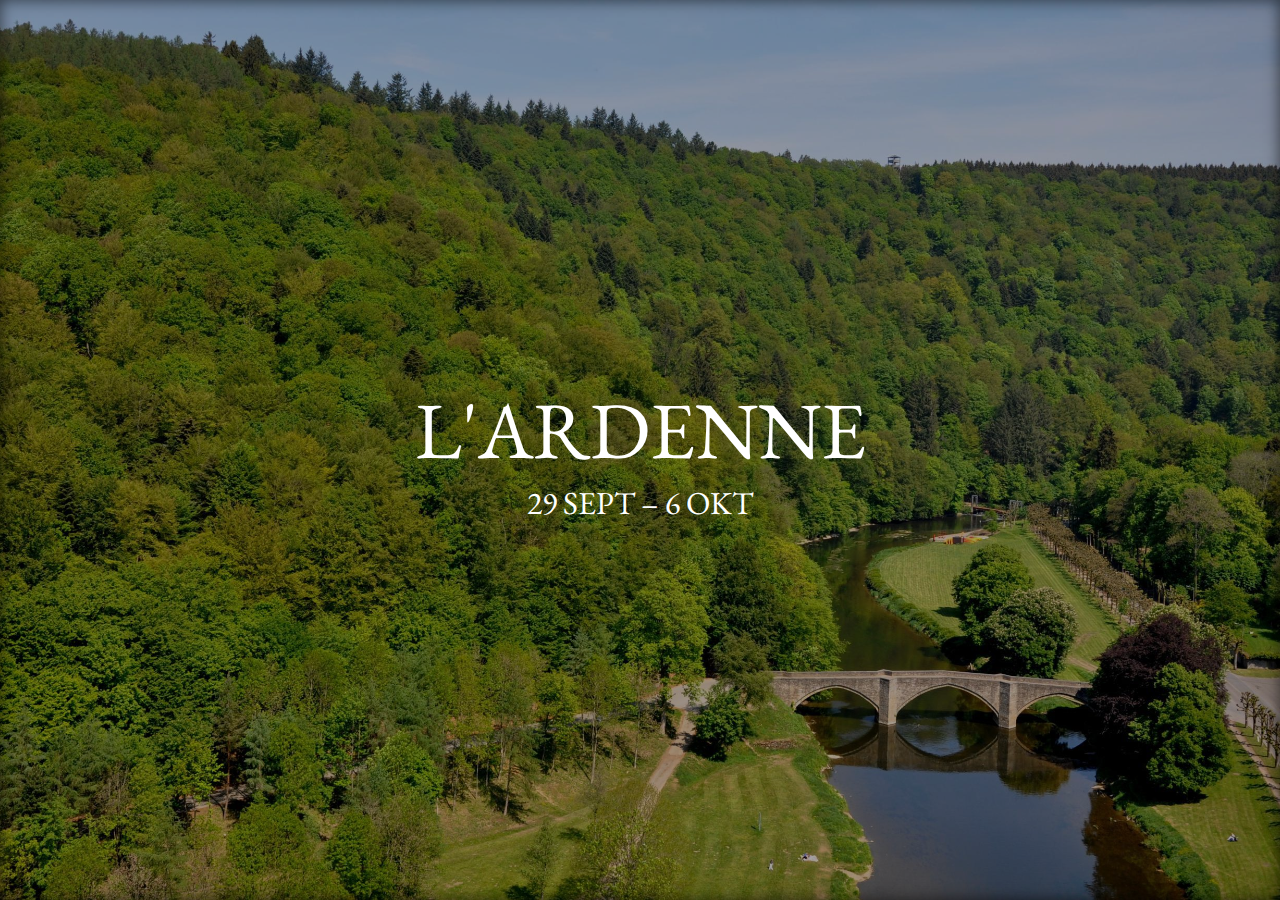
<file: index.html>
<!-- <meta http-equiv="refresh" content="0; URL=./2024/index.html" /> -->
<html>
<head>
    <meta name="viewport" content="width=device-width, initial-scale=1.0" />
    <link rel="icon" href="./2024/resources/forest.svg" />
    <title>AftreCKI 2024</title>
    <style>
        iframe {
           border: none;
           width: 100vw;
           height: 100vh;
        }
     </style>
</head>
<body style="margin: 0;">
    <iframe src="./2024/index.html"></iframe>
</body>
</html>
</file>
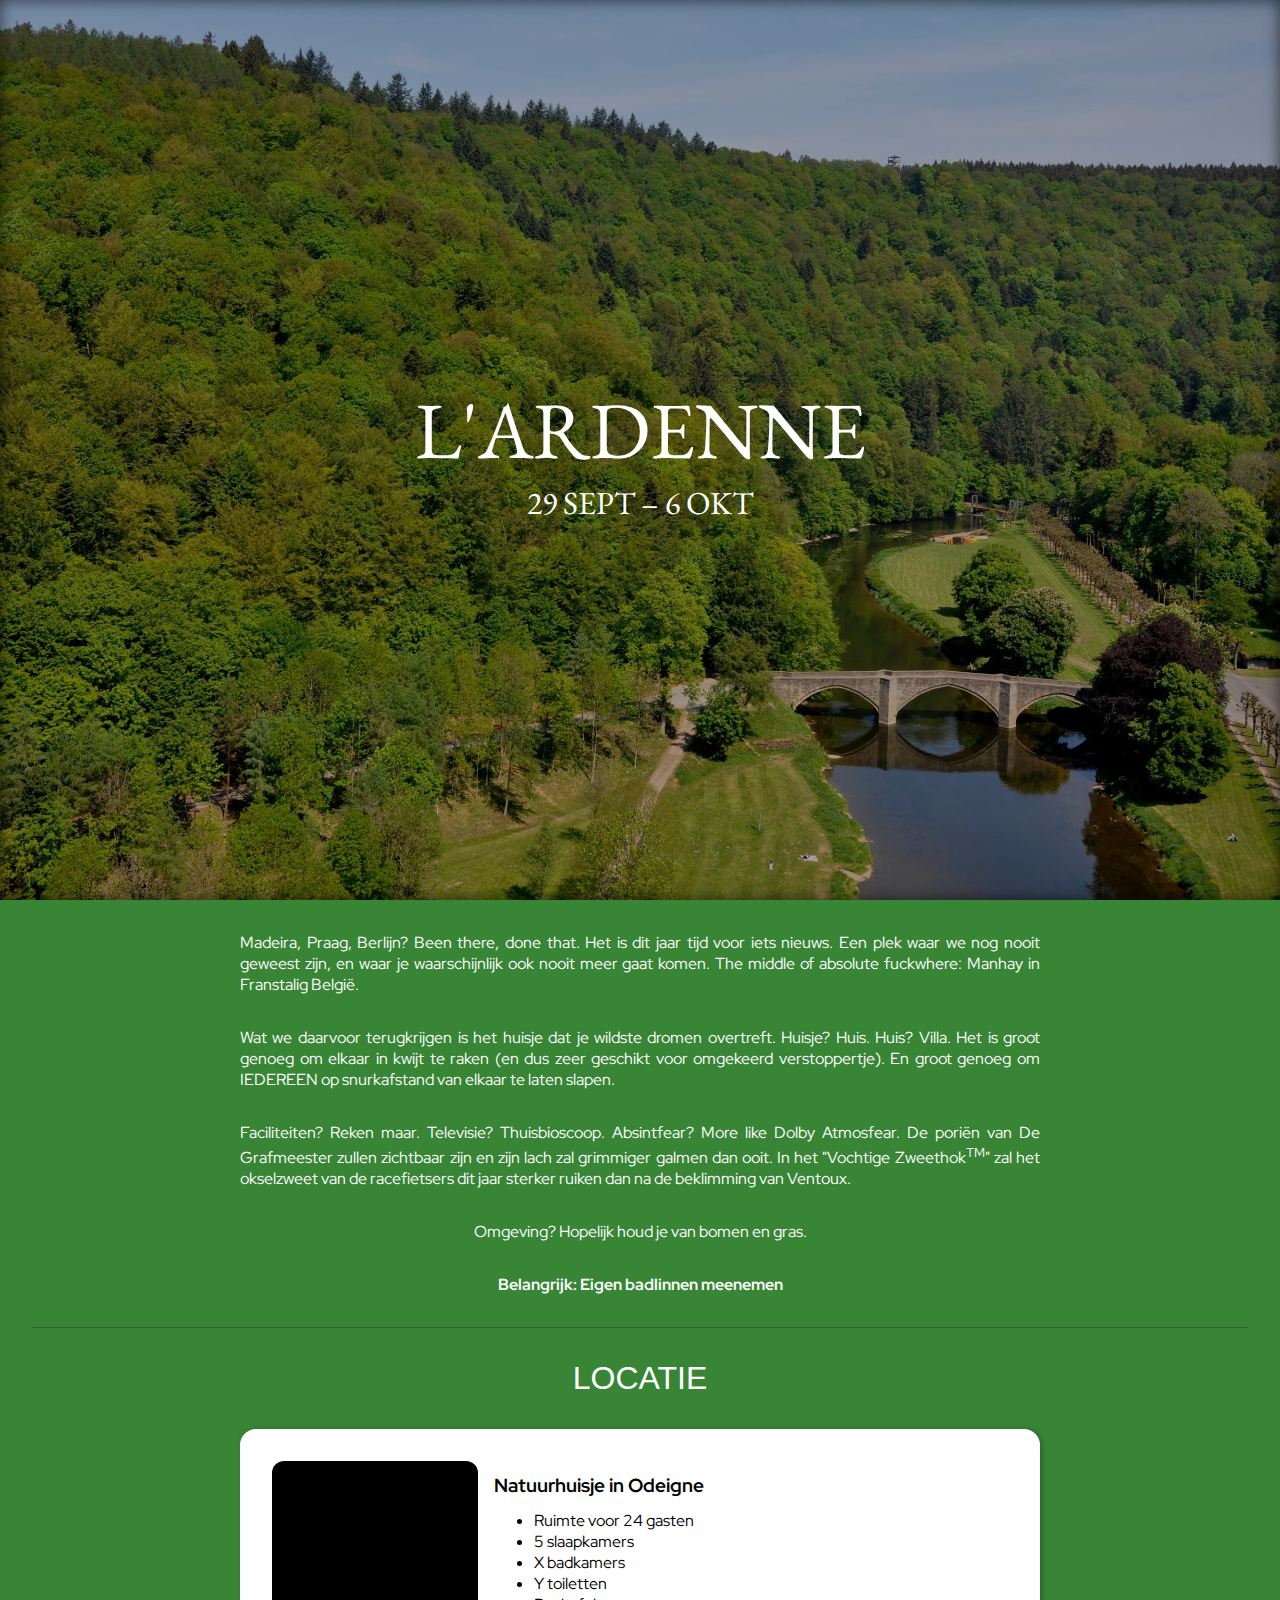
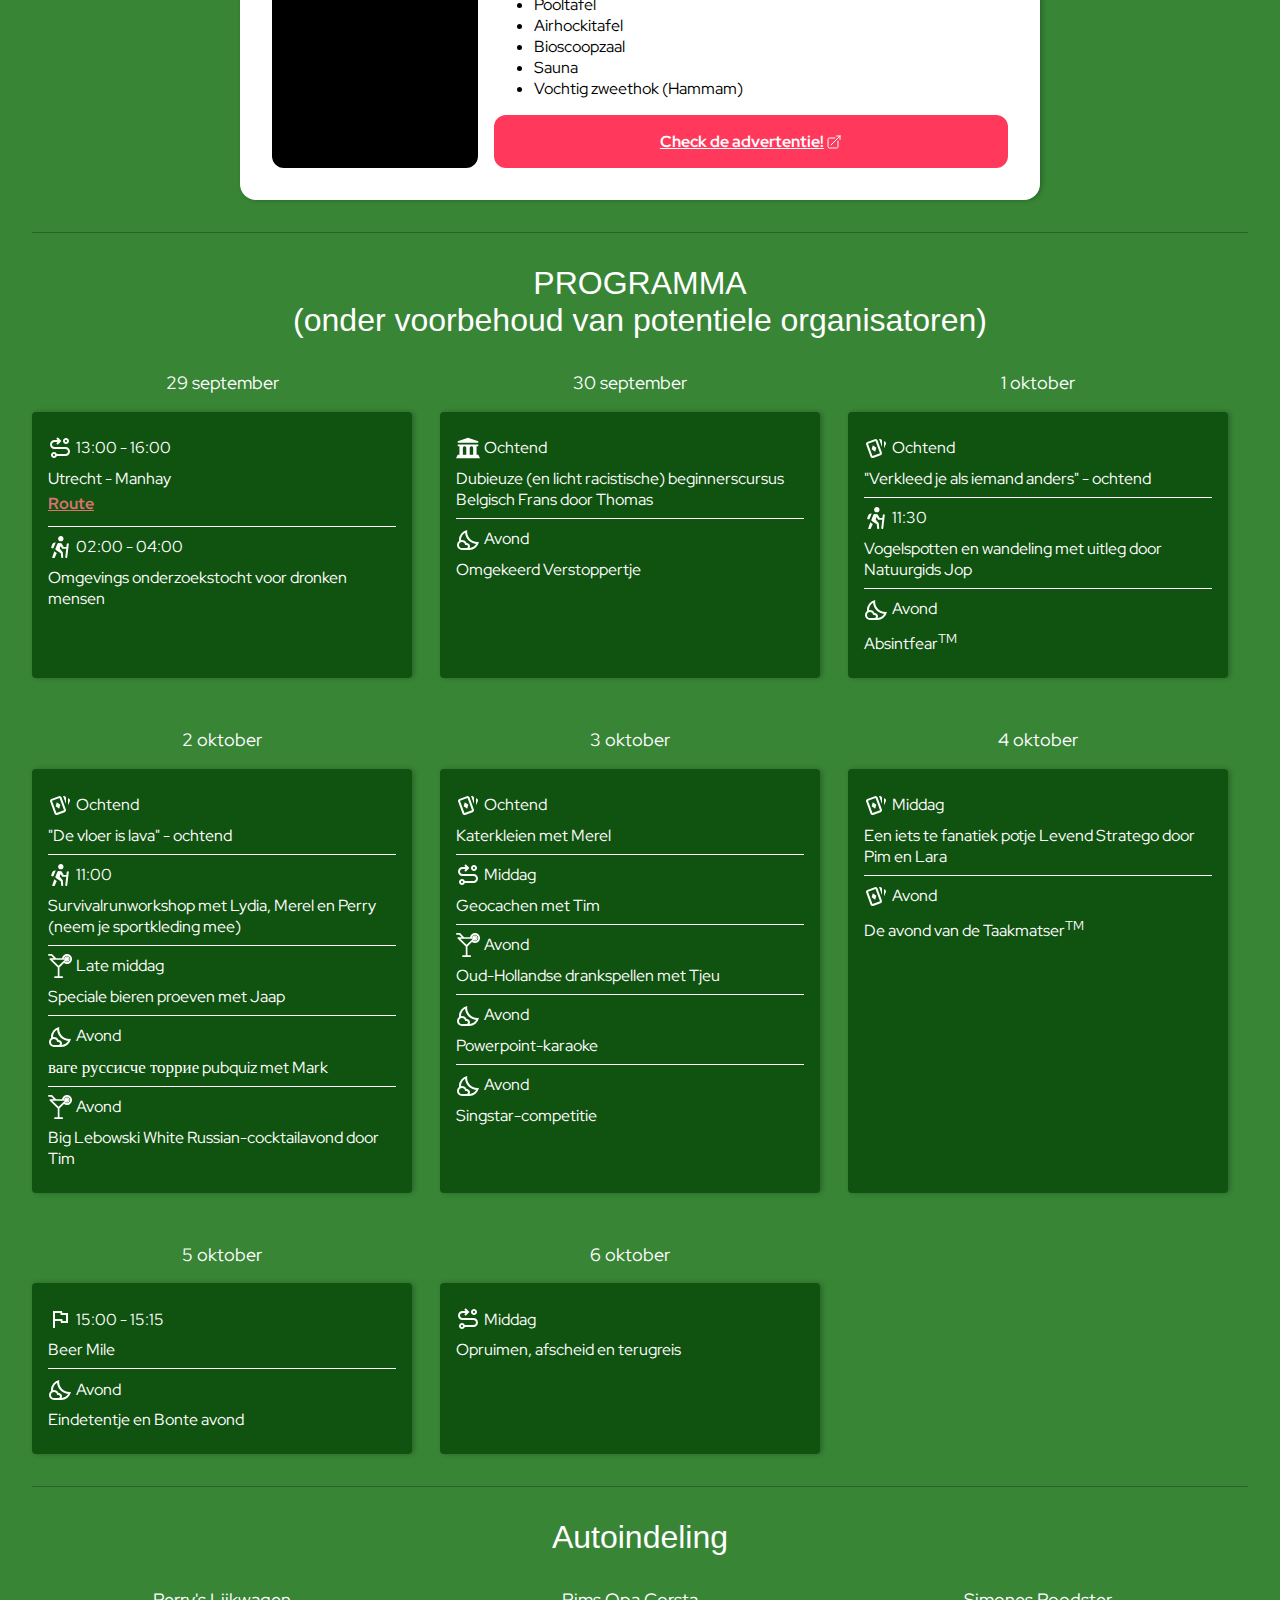
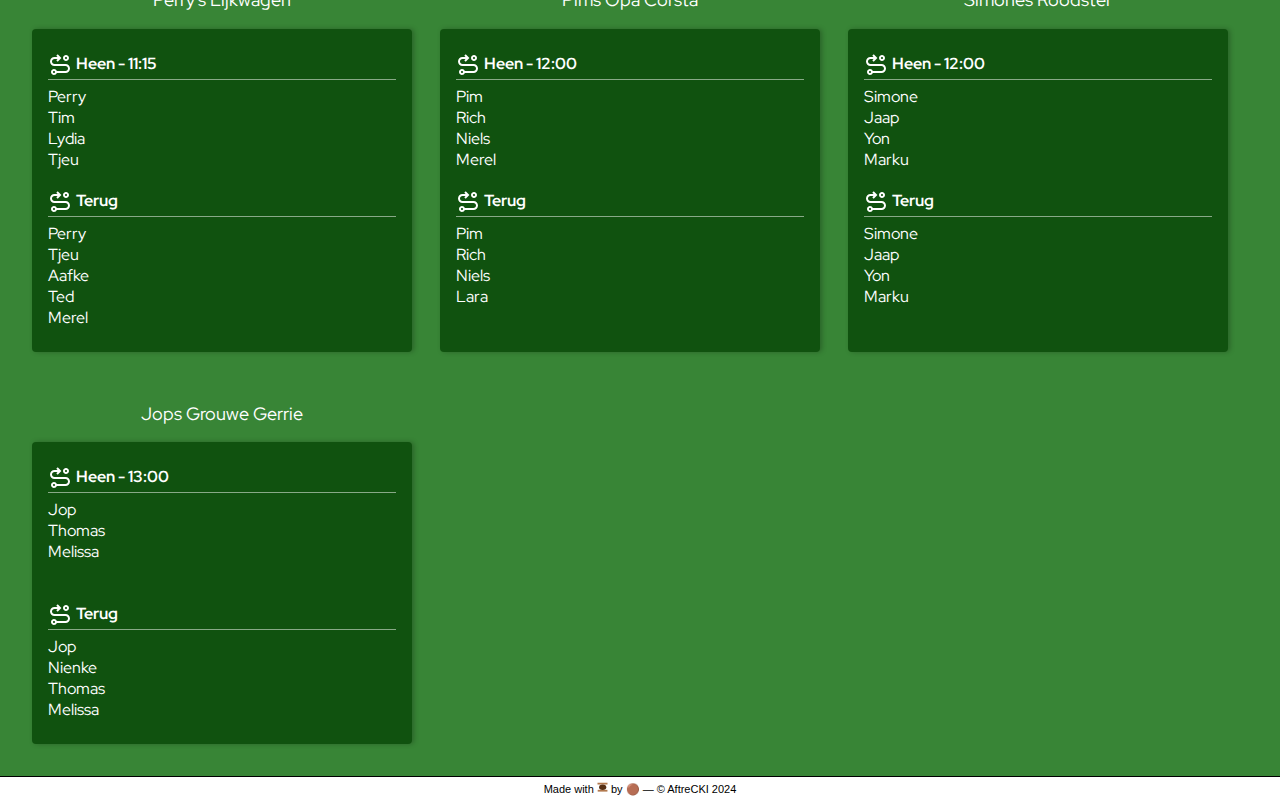
<file: 2024/index.html>
<!DOCTYPE html>
<html lang="en">

<head>
  <meta charset="UTF-8" />
  <meta http-equiv="X-UA-Compatible" content="IE=edge" />
  <meta name="viewport" content="width=device-width, initial-scale=1.0" />
  <link rel="icon" href="./resources/forest.svg" />
  <link
    rel="stylesheet"
    href="./styles/style.css"
  />
  <link 
    rel="stylesheet" 
    href="./styles/auto-indeling.css" 
  />
  <link
      rel="stylesheet"
      href="https://fonts.googleapis.com/css2?family=Bebas+Neue"
    />
    <link
      rel="stylesheet"
      href="https://fonts.googleapis.com/css2?family=EB+Garamond"
    />
    <link
      rel="stylesheet"
      href="https://fonts.googleapis.com/css2?family=Red+Hat+Display"
    />
  <title>AftreCKI 2024</title>
</head>

<body>
  <section class="destination">
    <!--Section Banner-->
    <div class="banner">
      L'Ardenne
      <small>29 sept &ndash; 6 okt</small>
    </div>
    <!--Section Banner-->
    <div class="container">
      <div class="subsection description">
        <p>
          Madeira, Praag, Berlijn? Been there, done that. Het is dit jaar tijd voor iets nieuws. 
          Een plek waar we nog nooit geweest zijn, en waar je waarschijnlijk ook nooit meer gaat komen. 
          The middle of absolute fuckwhere: Manhay in Franstalig België.
        </p>
        <p>
          Wat we daarvoor terugkrijgen is het huisje dat je wildste dromen overtreft. 
          Huisje? Huis. Huis? Villa. Het is groot genoeg om elkaar in kwijt te raken (en dus zeer geschikt voor omgekeerd verstoppertje). 
          En groot genoeg om IEDEREEN op snurkafstand van elkaar te laten slapen.
        </p>
        <p>
          Faciliteiten? Reken maar. Televisie? Thuisbioscoop. Absintfear? More like Dolby Atmosfear. 
          De poriën van De Grafmeester zullen zichtbaar zijn en zijn lach zal grimmiger galmen dan ooit. 
          In het "Vochtige Zweethok<sup>TM</sup>" zal het okselzweet van de racefietsers dit jaar sterker ruiken dan na de beklimming van Ventoux.
        </p>
        <p>
          Omgeving? Hopelijk houd je van bomen en gras.
        </p>
        <p>
          <b>
            Belangrijk: Eigen badlinnen meenemen
          </b>
        </p>
      </div>

      <div class="divider"></div>

      <div class="subsection location">
        <div class="header">
          LOCATIE
        </div>
        <div class="airbnb-card">
          <div
            class="img-container"
            style="
              background-image: url('https://nature.house/cdn-cgi/imagedelivery/8Ahqf8RmIwfc0e1N5qGmxg/ee983cce-7ef6-4116-3179-d8f9cb34ec00/rotate=0,fit=cover,width=757,height=489');
            "
          ></div>
          <div class="details">
            <div class="detail-text">
              <h1 class="title">
                Natuurhuisje in Odeigne
              </h1>
              <div>
                <ul>
                  <li>Ruimte voor 24 gasten</li>
                  <li>5 slaapkamers</li>
                  <li>X badkamers</li>
                  <li>Y toiletten</li>
                  <li>Pooltafel</li>
                  <li>Airhockitafel</li>
                  <li>Bioscoopzaal</li>
                  <li>Sauna</li>
                  <li>Vochtig zweethok (Hammam)</li>
                </ul>
              </div>
            </div>
            <a
              href="https://www.natuurhuisje.nl/vakantiehuisje/68272"
              target="_blank"
              rel="noopener noreferrer"
            >
              Check de advertentie!
              <svg
                xmlns="http://www.w3.org/2000/svg"
                fill="none"
                viewBox="0 0 24 24"
                stroke-width="1.5"
                stroke="currentColor"
                class="w-6 h-6"
              >
                <path
                  stroke-linecap="round"
                  stroke-linejoin="round"
                  d="M13.5 6H5.25A2.25 2.25 0 003 8.25v10.5A2.25 2.25 0 005.25 21h10.5A2.25 2.25 0 0018 18.75V10.5m-10.5 6L21 3m0 0h-5.25M21 3v5.25"
                />
              </svg>
            </a>
          </div>
        </div>
      </div>

      <div class="divider"></div>

      <div class="subsection scheduling">
        <div class="header">PROGRAMMA <br />(onder voorbehoud van potentiele organisatoren)</div>
        <div class="schedule">

          <div class="day-block">
            <div class="date">
              29 september
            </div>
            <div class="event-list">
              <div class="event" data-type="travel" tabindex="0">
                <time>13:00 - 16:00</time>
                <div class="event-description">
                  Utrecht - Manhay
                </div>
                <div class="event-link">
                  <a 
                  href="https://maps.app.goo.gl/pFY4RzWHCSLVqojx8"
                  target="_blank"
                  rel="noopener noreferrer">
                  Route
                </a>
                </div>
              </div>
              <div class="event" data-type="intense">
                <time>02:00 - 04:00</time>
                <div class="event-description">
                  Omgevings onderzoekstocht voor dronken mensen
                </div>
              </div>
            </div>
          </div>

          <div class="day-block">
            <div class="date">
              30 september
            </div>
            <div class="event-list">
              <div class="event" data-type="culture">
                <time>Ochtend</time>
                <div class="event-description">
                  Dubieuze (en licht racistische) beginnerscursus Belgisch Frans door Thomas
                </div>
              </div>
              <div class="event" data-type="night">
                <time>Avond</time>
                <div class="event-description">
                  Omgekeerd Verstoppertje
                </div>
              </div>
            </div>
          </div>

          <div class="day-block">
            <div class="date">
              1 oktober
            </div>
            <div class="event-list">
              <div class="event" data-type="game">
                <time>Ochtend</time>
                <div class="event-description">
                  "Verkleed je als iemand anders" - ochtend
                </div>
              </div>
              <div class="event" data-type="intense">
                <time>11:30</time>
                <div class="event-description">
                  Vogelspotten en wandeling met uitleg door Natuurgids Jop
                </div>
              </div>
              <div class="event" data-type="night">
                <time>Avond</time>
                <div class="event-description">
                  Absintfear<sup>TM</sup>
                </div>
              </div>
            </div>
          </div>

          <div class="day-block">
            <div class="date">
              2 oktober
            </div>
            <div class="event-list">
              <div class="event" data-type="game">
                <time>Ochtend</time>
                <div class="event-description">
                  "De vloer is lava" - ochtend
                </div>
              </div>
              <div class="event" data-type="intense">
                <time>11:00</time>
                <div class="event-description">
                  Survivalrunworkshop met Lydia, Merel en Perry (neem je sportkleding mee)
                </div>
              </div>
              <div class="event" data-type="drinking">
                <time>Late middag</time>
                <div class="event-description">
                  Speciale bieren proeven met Jaap
                </div>
              </div>
              <div class="event" data-type="night">
                <time>Avond</time>
                <div class="event-description">
                  <span style="font-size: 17px;">ваге руссисче торрие</span> pubquiz met Mark
                </div>
              </div>
              <div class="event" data-type="drinking">
                <time>Avond</time>
                <div class="event-description">
                  Big Lebowski White Russian-cocktailavond door Tim
                </div>
              </div>
            </div>
          </div>

          <div class="day-block">
            <div class="date"> 
              3 oktober
            </div>
            <div class="event-list">
              <div class="event" data-type="game">
                <time>Ochtend</time>
                <div class="event-description">
                  Katerkleien met Merel
                </div>
              </div>
              <div class="event" data-type="travel">
                <time>Middag</time>
                <div class="event-description">
                  Geocachen met Tim
                </div>
              </div>
              <div class="event" data-type="drinking">
                <time>Avond</time>
                <div class="event-description">
                  Oud-Hollandse drankspellen met Tjeu
                </div>
              </div>
              <div class="event" data-type="night">
                <time>Avond</time>
                <div class="event-description">
                  Powerpoint-karaoke
                </div>
              </div>
              <div class="event" data-type="night">
                <time>Avond</time>
                <div class="event-description">
                  Singstar-competitie
                </div>
              </div>
            </div>
          </div>

          <div class="day-block">
            <div class="date">
              4 oktober
            </div>
            <div class="event-list">
              <div class="event" data-type="game">
                <time>Middag</time>
                <div class="event-description">
                  Een iets te fanatiek potje Levend Stratego door Pim en Lara
                </div>
              </div>
              <div class="event" data-type="game">
                <time>Avond</time>
                <div class="event-description">
                  De avond van de Taakmatser<sup>TM</sup>
                </div>
              </div>
            </div>
          </div>

          <div class="day-block">
            <div class="date">
              5 oktober
            </div>
            <div class="event-list">
              <div class="event" data-type="competition">
                <time>15:00 - 15:15</time>
                <div class="event-description">
                  Beer Mile
                </div>
              </div>
              <div class="event" data-type="night">
                <time>Avond</time>
                <div class="event-description">
                  Eindetentje en Bonte avond
                </div>
              </div>
            </div>
          </div>

          <div class="day-block">
            <div class="date">
              6 oktober
            </div>
            <div class="event-list">
              <div class="event" data-type="travel">
                <time>Middag</time>
                <div class="event-description">
                  Opruimen, afscheid en terugreis
                </div>
              </div>
            </div>
          </div>
        </div>
      </div>

      <div class="divider"></div>

      <div class="subsection">
        <div class="header">Autoindeling</div>
        <div class="card-group">
          <div class="card-container">
            <div class="card-header">Perry's Lijkwagen</div>
            <div class="card">
              <div class="card-subsection card-subsection--auto-indeling">
                <div class="card-subsection__header">Heen - 11:15</div>
                <div class="card-subsection__item">Perry</div>
                <div class="card-subsection__item">Tim</div>
                <div class="card-subsection__item">Lydia</div>
                <div class="card-subsection__item">Tjeu</div>
              </div>
              <div class="card-subsection card-subsection--auto-indeling">
                <div class="card-subsection__header">Terug</div>
                <div class="card-subsection__item">Perry</div>
                <div class="card-subsection__item">Tjeu</div>
                <div class="card-subsection__item">Aafke</div>
                <div class="card-subsection__item">Ted</div>
                <div class="card-subsection__item">Merel</div>
              </div>
            </div>
          </div>

          <div class="card-container">
            <div class="card-header">Pims Opa Corsta</div>
            <div class="card">
              <div class="card-subsection card-subsection--auto-indeling">
                <div class="card-subsection__header">Heen - 12:00</div>
                <div class="card-subsection__item">Pim</div>
                <div class="card-subsection__item">Rich</div>
                <div class="card-subsection__item">Niels</div>
                <div class="card-subsection__item">Merel</div>
              </div>
              <div class="card-subsection card-subsection--auto-indeling">
                <div class="card-subsection__header">Terug</div>
                <div class="card-subsection__item">Pim</div>
                <div class="card-subsection__item">Rich</div>
                <div class="card-subsection__item">Niels</div>
                <div class="card-subsection__item">Lara</div>
              </div>
            </div>
          </div>
          <div class="card-container">
            <div class="card-header">Simones Roodster</div>
            <div class="card">
              <div class="card-subsection card-subsection--auto-indeling">
                <div class="card-subsection__header">Heen - 12:00</div>
                <div class="card-subsection__item">Simone</div>
                <div class="card-subsection__item">Jaap</div>
                <div class="card-subsection__item">Yon</div>
                <div class="card-subsection__item">Marku</div>
              </div>
              <div class="card-subsection card-subsection--auto-indeling">
                <div class="card-subsection__header">Terug</div>
                <div class="card-subsection__item">Simone</div>
                <div class="card-subsection__item">Jaap</div>
                <div class="card-subsection__item">Yon</div>
                <div class="card-subsection__item">Marku</div>
              </div>
            </div>
          </div>
          <div class="card-container">
            <div class="card-header">Jops Grouwe Gerrie</div>
            <div class="card">
              <div class="card-subsection card-subsection--auto-indeling">
                <div class="card-subsection__header">Heen - 13:00</div>
                <div class="card-subsection__item">Jop</div>
                <div class="card-subsection__item">Thomas</div>
                <div class="card-subsection__item">Melissa</div>
                <div class="card-subsection__item">&nbsp;</div>
              </div>
              <div class="card-subsection card-subsection--auto-indeling">
                <div class="card-subsection__header">Terug</div>
                <div class="card-subsection__item">Jop</div>
                <div class="card-subsection__item">Nienke</div>
                <div class="card-subsection__item">Thomas</div>
                <div class="card-subsection__item">Melissa</div>
              </div>
            </div>
          </div>

        

        </div>
      </div>
    </div>
  </section>

  <footer>
    <div class="footer-content">
      Made with <img src="./resources/meatball.svg" /> by 🟤 &mdash; &copy; AftreCKI
      2024
    </div>
  </footer>
</body>

</html>
</file>
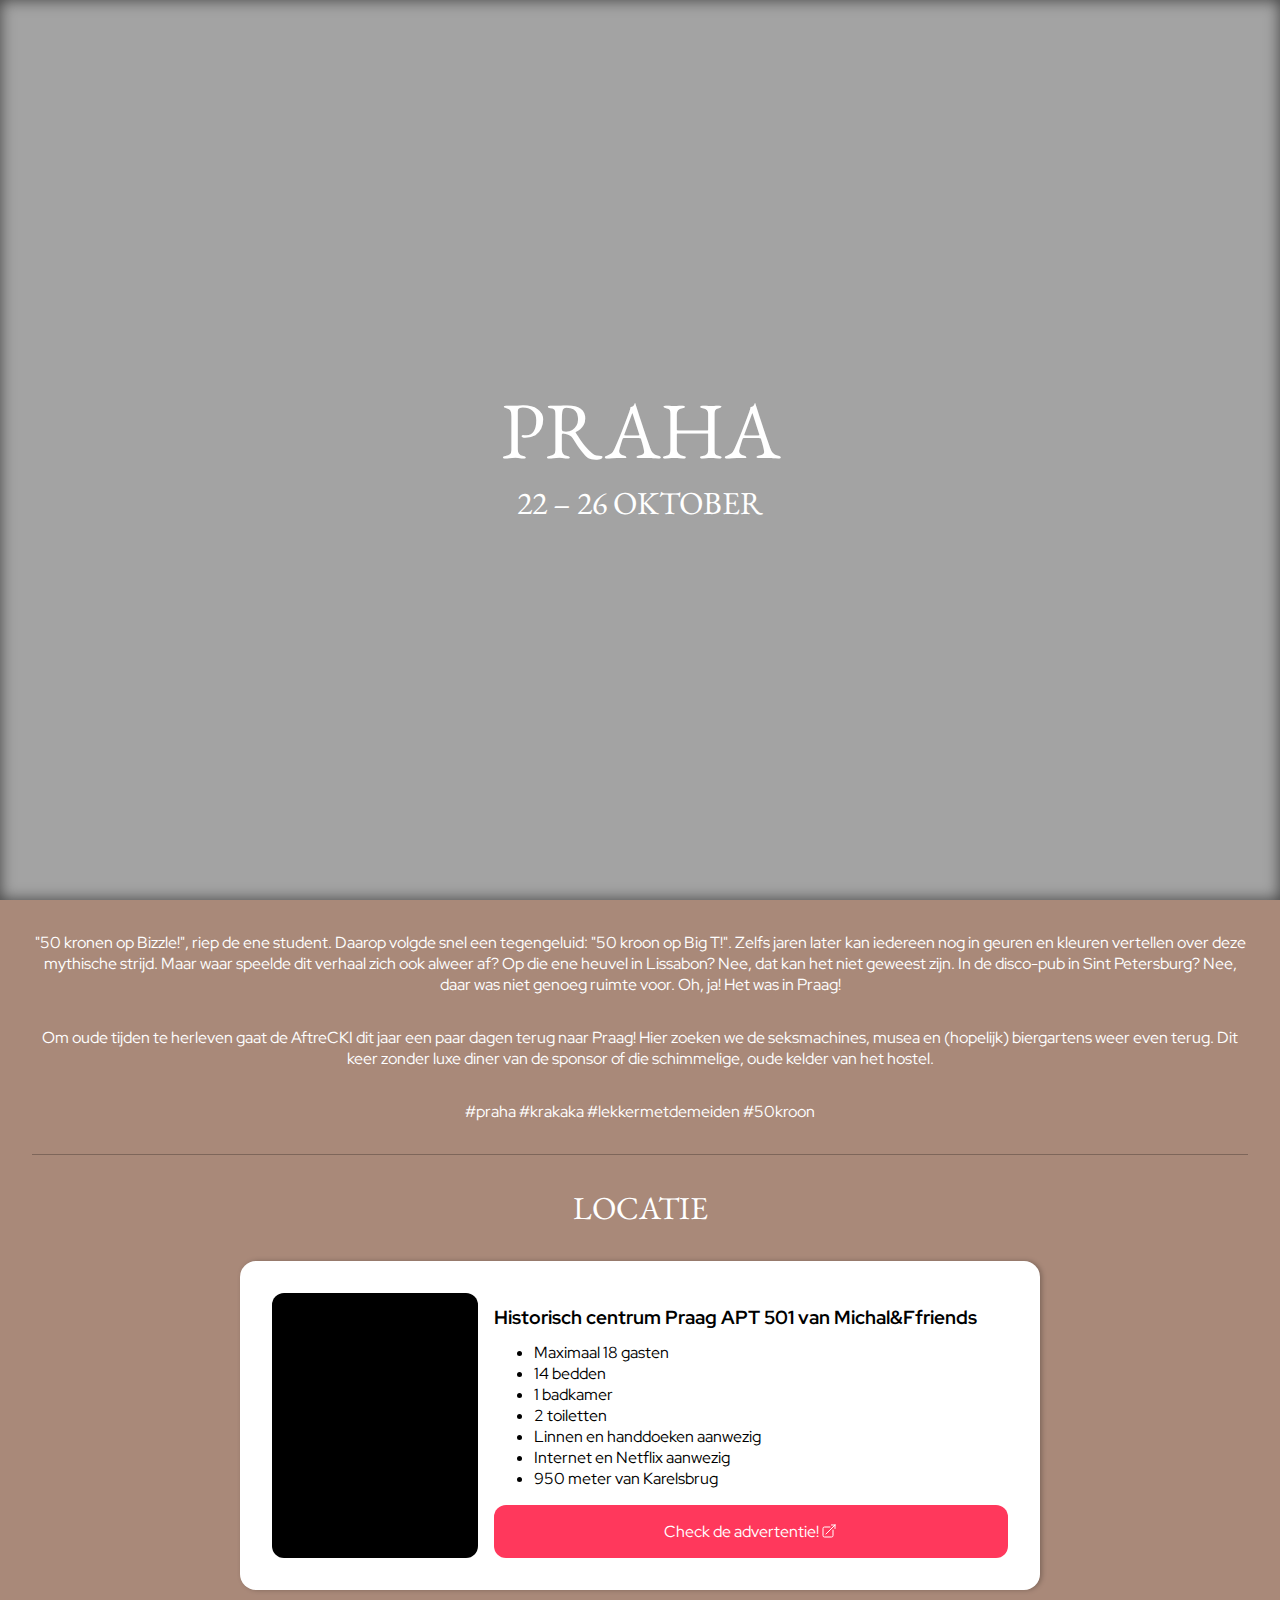
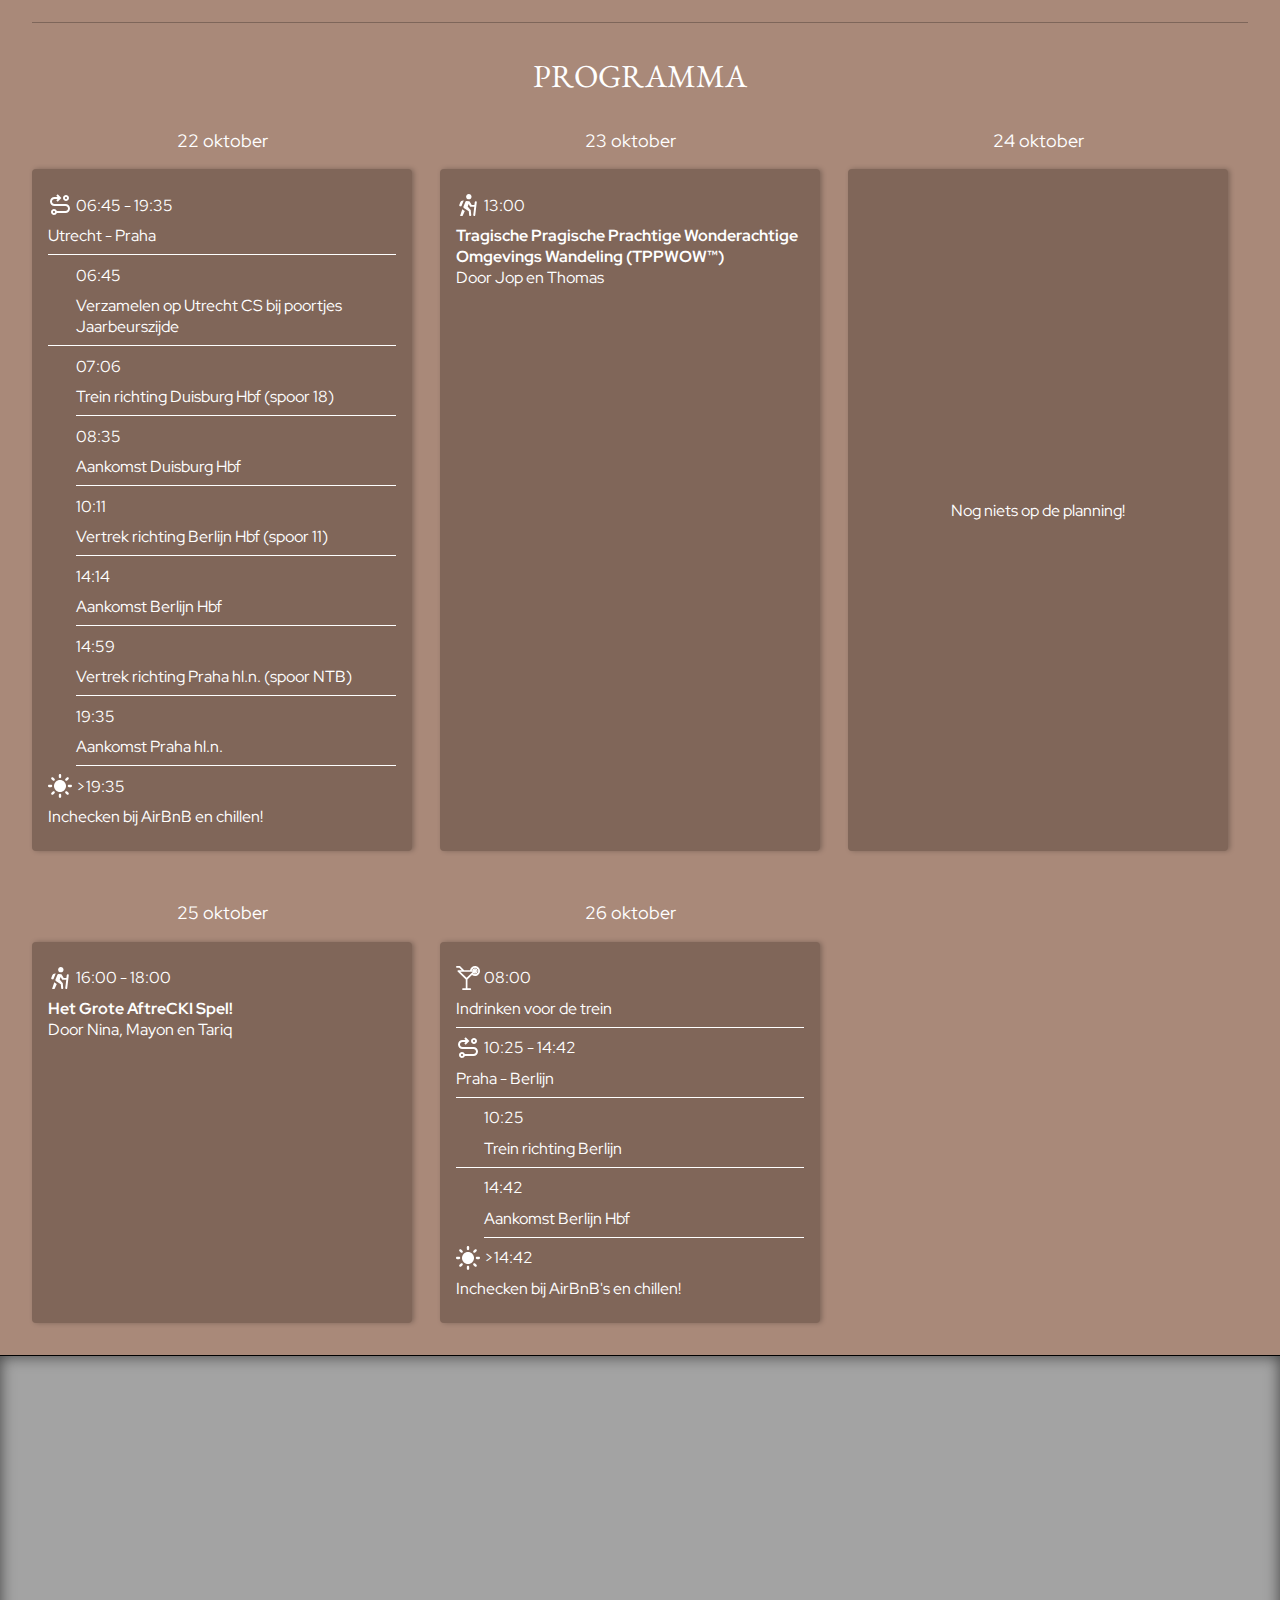
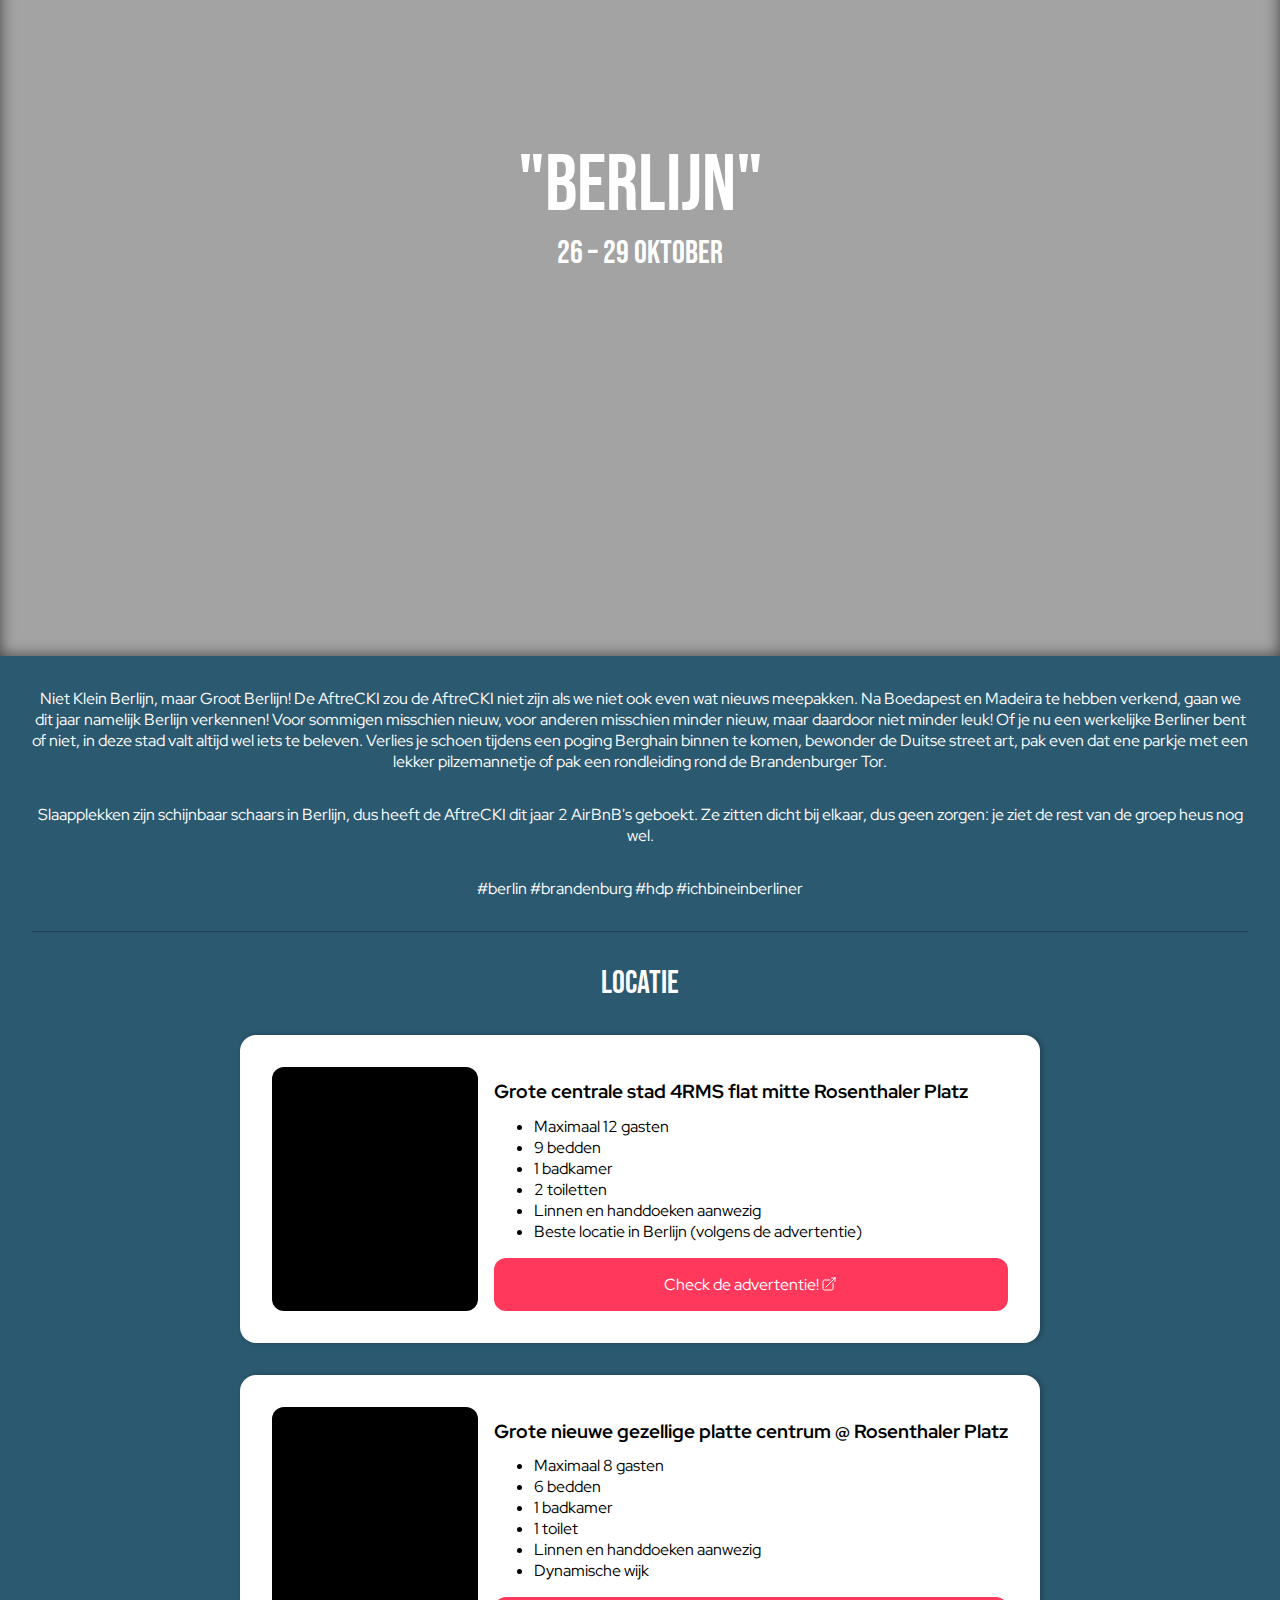
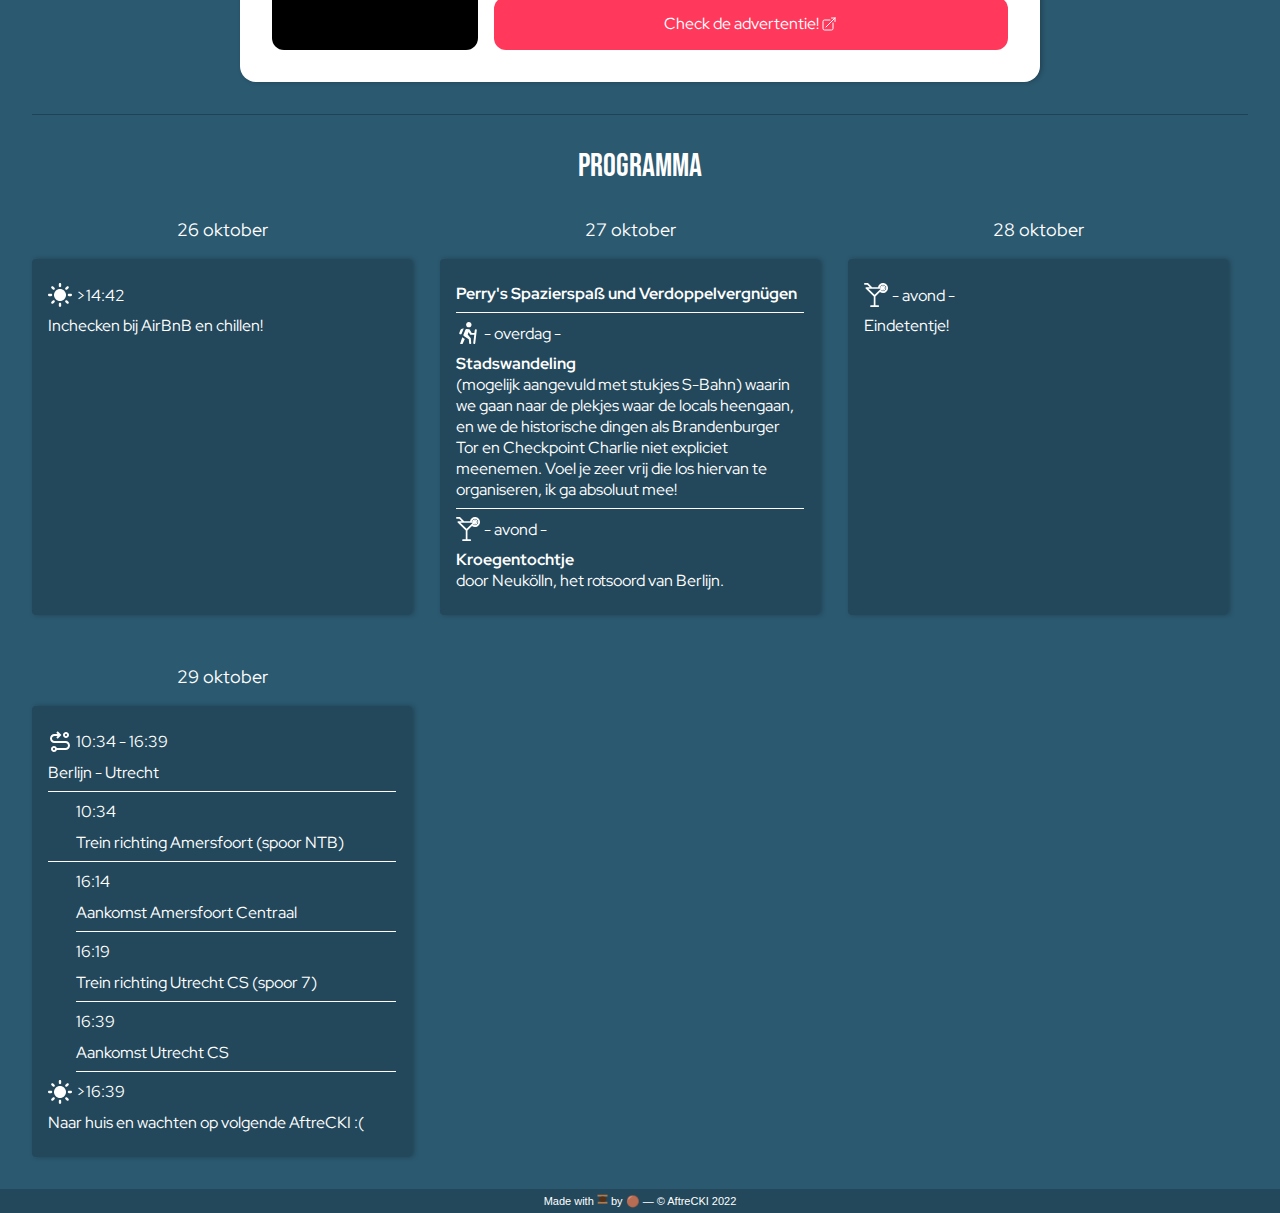
<file: archive/2022/index.html>
<!DOCTYPE html>
<html lang="en">
  <head>
    <meta charset="UTF-8" />
    <meta http-equiv="X-UA-Compatible" content="IE=edge" />
    <meta name="viewport" content="width=device-width, initial-scale=1.0" />
    <title>AftreCKI 2022</title>

    <link
      rel="stylesheet"
      href="https://fonts.googleapis.com/css2?family=Bebas+Neue"
    />
    <link
      rel="stylesheet"
      href="https://fonts.googleapis.com/css2?family=EB+Garamond"
    />
    <link
      rel="stylesheet"
      href="https://fonts.googleapis.com/css2?family=Red+Hat+Display"
    />

    <link rel="stylesheet" href="./index-style.css" />
  </head>

  <body>
    <!-- Praag -->
    <section class="destination prague" id="prague">
      <div class="banner">
        Praha
        <small>22 &ndash; 26 oktober</small>
      </div>
      <div class="container">
        <div class="subsection description">
          <p>
            "50 kronen op Bizzle!", riep de ene student. Daarop volgde snel een
            tegengeluid: "50 kroon op Big T!". Zelfs jaren later kan iedereen
            nog in geuren en kleuren vertellen over deze mythische strijd. Maar
            waar speelde dit verhaal zich ook alweer af? Op die ene heuvel in
            Lissabon? Nee, dat kan het niet geweest zijn. In de disco-pub in
            Sint Petersburg? Nee, daar was niet genoeg ruimte voor. Oh, ja! Het
            was in Praag!
          </p>
          <p>
            Om oude tijden te herleven gaat de AftreCKI dit jaar een paar dagen
            terug naar Praag! Hier zoeken we de seksmachines, musea en
            (hopelijk) biergartens weer even terug. Dit keer zonder luxe diner
            van de sponsor of die schimmelige, oude kelder van het hostel.
          </p>
          <p>#praha #krakaka #lekkermetdemeiden #50kroon</p>
        </div>

        <div class="divider"></div>

        <div class="subsection location">
          <div class="header">LOCATIE</div>
          <div class="airbnb-card">
            <div
              class="img-container"
              style="
                background-image: url('https://a0.muscache.com/im/pictures/miso/Hosting-44525684/original/00f1ede0-5874-49c6-ac65-faf2b7349ccd.jpeg');
              "
            ></div>
            <div class="details">
              <div class="detail-text">
                <h1 class="title">
                  Historisch centrum Praag APT 501 van Michal&Ffriends
                </h1>
                <div>
                  <ul>
                    <li>Maximaal 18 gasten</li>
                    <li>14 bedden</li>
                    <li>1 badkamer</li>
                    <li>2 toiletten</li>
                    <li>Linnen en handdoeken aanwezig</li>
                    <li>Internet en Netflix aanwezig</li>
                    <li>950 meter van Karelsbrug</li>
                  </ul>
                </div>
              </div>
              <a
                href="https://www.airbnb.nl/rooms/44525684"
                target="_blank"
                rel="noopener noreferrer"
              >
                Check de advertentie!
                <svg
                  xmlns="http://www.w3.org/2000/svg"
                  fill="none"
                  viewBox="0 0 24 24"
                  stroke-width="1.5"
                  stroke="currentColor"
                  class="w-6 h-6"
                >
                  <path
                    stroke-linecap="round"
                    stroke-linejoin="round"
                    d="M13.5 6H5.25A2.25 2.25 0 003 8.25v10.5A2.25 2.25 0 005.25 21h10.5A2.25 2.25 0 0018 18.75V10.5m-10.5 6L21 3m0 0h-5.25M21 3v5.25"
                  />
                </svg>
              </a>
            </div>
          </div>
        </div>

        <div class="divider"></div>

        <div class="subsection scheduling">
          <div class="header">PROGRAMMA</div>
          <div class="schedule">
            <!-- 22 okt -->
            <div class="day-block">
              <div class="date">22 oktober</div>
              <div class="event-list">
                <!-- Events 22 okt: -->
                <div class="event" data-type="travel" tabindex="0">
                  <time>06:45 - 19:35</time>
                  <div class="event-description">Utrecht - Praha</div>
                </div>
                <div class="event" data-type="travel" tabindex="0">
                  <time>06:45</time>
                  <div class="event-description">
                    Verzamelen op Utrecht CS bij poortjes Jaarbeurszijde
                  </div>
                </div>
                <div class="event" data-type="travel" tabindex="0">
                  <time>07:06</time>
                  <div class="event-description">
                    Trein richting Duisburg Hbf (spoor 18)
                  </div>
                </div>
                <div class="event" data-type="travel" tabindex="0">
                  <time>08:35</time>
                  <div class="event-description">Aankomst Duisburg Hbf</div>
                </div>
                <div class="event" data-type="travel" tabindex="0">
                  <time>10:11</time>
                  <div class="event-description">
                    Vertrek richting Berlijn Hbf (spoor 11)
                  </div>
                </div>
                <div class="event" data-type="travel" tabindex="0">
                  <time>14:14</time>
                  <div class="event-description">Aankomst Berlijn Hbf</div>
                </div>
                <div class="event" data-type="travel" tabindex="0">
                  <time>14:59</time>
                  <div class="event-description">
                    Vertrek richting Praha hl.n. (spoor NTB)
                  </div>
                </div>
                <div class="event" data-type="travel" tabindex="0">
                  <time>19:35</time>
                  <div class="event-description">Aankomst Praha hl.n.</div>
                </div>
                <div class="event" data-type="chill" tabindex="0">
                  <time>>19:35</time>
                  <div class="event-description">
                    Inchecken bij AirBnB en chillen!
                  </div>
                </div>
              </div>
            </div>

            <!-- 23 okt -->
            <div class="day-block">
              <div class="date">23 oktober</div>
              <div class="event-list">
                <!-- <div class="event" data-type="travel" tabindex="0">
                  <time>6:00</time>
                  <div class="event-description">Belém</div>
                  <a
                    class="event-link"
                    href="https://nl.wikipedia.org/wiki/Bel%C3%A9m_(Par%C3%A1)"
                    target="_blank"
                  >
                    Check de site
                  </a>
                </div> -->
                <div class="event" data-type="intense" tabindex="0">
                  <time>13:00</time>
                  <div class="event-description">
                    <b
                      >Tragische Pragische Prachtige Wonderachtige Omgevings
                      Wandeling (TPPWOW™)</b
                    >
                    <br \ />
                    Door Jop en Thomas
                  </div>
                </div>
              </div>
            </div>

            <!-- 24 okt -->
            <div class="day-block">
              <div class="date">24 oktober</div>
              <div class="event-list">
                <div class="empty-event">Nog niets op de planning!</div>
              </div>
            </div>

            <!-- 25 okt -->
            <div class="day-block">
              <div class="date">25 oktober</div>
              <div class="event-list">
                <div class="event" data-type="intense" tabindex="0">
                  <time>16:00 - 18:00</time>
                  <div class="event-description">
                    <b>Het Grote AftreCKI Spel!</b>
                    <br \ />
                    Door Nina, Mayon en Tariq
                  </div>
                </div>
              </div>
            </div>

            <!-- 26 okt -->
            <div class="day-block">
              <div class="date">26 oktober</div>
              <div class="event-list">
                <div class="event" data-type="drinking" tabindex="0">
                  <time>08:00</time>
                  <div class="event-description">Indrinken voor de trein</div>
                </div>
                <div class="event" data-type="travel" tabindex="0">
                  <time>10:25 - 14:42</time>
                  <div class="event-description">Praha - Berlijn</div>
                </div>
                <div class="event" data-type="travel" tabindex="0">
                  <time>10:25</time>
                  <div class="event-description">Trein richting Berlijn</div>
                </div>
                <div class="event" data-type="travel" tabindex="0">
                  <time>14:42</time>
                  <div class="event-description">Aankomst Berlijn Hbf</div>
                </div>
                <div class="event" data-type="chill" tabindex="0">
                  <time>>14:42</time>
                  <div class="event-description">
                    Inchecken bij AirBnB's en chillen!
                  </div>
                </div>
              </div>
            </div>
          </div>
        </div>
      </div>
    </section>

    <!-- Berlijn -->

    <section class="destination berlin" id="berlin">
      <div class="banner">
        "Berlijn"
        <small>26 &ndash; 29 oktober</small>
      </div>
      <div class="container">
        <div class="subsection description">
          <p>
            Niet Klein Berlijn, maar Groot Berlijn! De AftreCKI zou de AftreCKI
            niet zijn als we niet ook even wat nieuws meepakken. Na Boedapest en
            Madeira te hebben verkend, gaan we dit jaar namelijk Berlijn
            verkennen! Voor sommigen misschien nieuw, voor anderen misschien
            minder nieuw, maar daardoor niet minder leuk! Of je nu een
            werkelijke Berliner bent of niet, in deze stad valt altijd wel iets
            te beleven. Verlies je schoen tijdens een poging Berghain binnen te
            komen, bewonder de Duitse street art, pak even dat ene parkje met
            een lekker pilzemannetje of pak een rondleiding rond de
            Brandenburger Tor.
          </p>
          <p>
            Slaapplekken zijn schijnbaar schaars in Berlijn, dus heeft de
            AftreCKI dit jaar 2 AirBnB's geboekt. Ze zitten dicht bij elkaar,
            dus geen zorgen: je ziet de rest van de groep heus nog wel.
          </p>
          <p>#berlin #brandenburg #hdp #ichbineinberliner</p>
        </div>

        <div class="divider"></div>

        <div class="subsection location">
          <div class="header">LOCATIE</div>
          <div class="airbnb-card">
            <div
              class="img-container"
              style="
                background-image: url('https://a0.muscache.com/im/pictures/614f40f4-30d1-40e9-8217-ee4cd09ec662.jpg?im_w=1200');
              "
            ></div>
            <div class="details">
              <div class="detail-text">
                <h1 class="title">
                  Grote centrale stad 4RMS flat mitte Rosenthaler Platz
                </h1>
                <div>
                  <ul>
                    <li>Maximaal 12 gasten</li>
                    <li>9 bedden</li>
                    <li>1 badkamer</li>
                    <li>2 toiletten</li>
                    <li>Linnen en handdoeken aanwezig</li>
                    <li>Beste locatie in Berlijn (volgens de advertentie)</li>
                  </ul>
                </div>
              </div>
              <a
                href="https://www.airbnb.nl/rooms/54035917"
                target="_blank"
                rel="noopener noreferrer"
              >
                Check de advertentie!
                <svg
                  xmlns="http://www.w3.org/2000/svg"
                  fill="none"
                  viewBox="0 0 24 24"
                  stroke-width="1.5"
                  stroke="currentColor"
                  class="w-6 h-6"
                >
                  <path
                    stroke-linecap="round"
                    stroke-linejoin="round"
                    d="M13.5 6H5.25A2.25 2.25 0 003 8.25v10.5A2.25 2.25 0 005.25 21h10.5A2.25 2.25 0 0018 18.75V10.5m-10.5 6L21 3m0 0h-5.25M21 3v5.25"
                  />
                </svg>
              </a>
            </div>
          </div>
          <div class="airbnb-card">
            <div
              class="img-container"
              style="
                background-image: url('https://a0.muscache.com/im/pictures/700f5b05-51dc-47cb-9f4c-0592c8b4812d.jpg?im_w=960');
              "
            ></div>
            <div class="details">
              <div class="detail-text">
                <h1 class="title">
                  Grote nieuwe gezellige platte centrum @ Rosenthaler Platz
                </h1>
                <div>
                  <ul>
                    <li>Maximaal 8 gasten</li>
                    <li>6 bedden</li>
                    <li>1 badkamer</li>
                    <li>1 toilet</li>
                    <li>Linnen en handdoeken aanwezig</li>
                    <li>Dynamische wijk</li>
                  </ul>
                </div>
              </div>
              <a
                href="https://www.airbnb.nl/rooms/33668396"
                target="_blank"
                rel="noopener noreferrer"
              >
                Check de advertentie!
                <svg
                  xmlns="http://www.w3.org/2000/svg"
                  fill="none"
                  viewBox="0 0 24 24"
                  stroke-width="1.5"
                  stroke="currentColor"
                  class="w-6 h-6"
                >
                  <path
                    stroke-linecap="round"
                    stroke-linejoin="round"
                    d="M13.5 6H5.25A2.25 2.25 0 003 8.25v10.5A2.25 2.25 0 005.25 21h10.5A2.25 2.25 0 0018 18.75V10.5m-10.5 6L21 3m0 0h-5.25M21 3v5.25"
                  />
                </svg>
              </a>
            </div>
          </div>
        </div>

        <div class="divider"></div>

        <div class="subsection scheduling">
          <div class="header">PROGRAMMA</div>
          <div class="schedule">
            <!-- 26 okt -->
            <div class="day-block">
              <div class="date">26 oktober</div>
              <div class="event-list">
                <div class="event" data-type="chill" tabindex="0">
                  <time>>14:42</time>
                  <div class="event-description">
                    Inchecken bij AirBnB en chillen!
                  </div>
                </div>
              </div>
            </div>

            <!-- 27 okt -->
            <div class="day-block">
              <div class="date">27 oktober</div>
              <div class="event-list">
                <div class="event" data-type="culture" tabindex="0">
                  <div class="event-description">
                    <b>Perry's Spazierspaß und Verdoppelvergnügen</b>
                  </div>
                </div>
                <div class="event" data-type="intense" tabindex="0">
                  <time>- overdag -</time>
                  <div class="event-description">
                    <b>Stadswandeling</b> <br \ />
                    (mogelijk aangevuld met stukjes S-Bahn) waarin we gaan naar
                    de plekjes waar de locals heengaan, en we de historische
                    dingen als Brandenburger Tor en Checkpoint Charlie niet
                    expliciet meenemen. Voel je zeer vrij die los hiervan te
                    organiseren, ik ga absoluut mee!
                  </div>
                </div>
                <div class="event" data-type="drinking" tabindex="0">
                  <time>- avond -</time>
                  <div class="event-description">
                    <b>Kroegentochtje</b> <br \ />
                    door Neukölln, het rotsoord van Berlijn.
                  </div>
                </div>
              </div>
            </div>

            <!-- 28 okt -->
            <div class="day-block">
              <div class="date">28 oktober</div>
              <div class="event-list">
                <div class="event" data-type="drinking" tabindex="0">
                  <time>- avond -</time>
                  <div class="event-description">Eindetentje!</div>
                </div>
              </div>
            </div>

            <!-- 29 okt -->
            <div class="day-block">
              <div class="date">29 oktober</div>
              <div class="event-list">
                <div class="event" data-type="travel" tabindex="0">
                  <time>10:34 - 16:39</time>
                  <div class="event-description">Berlijn - Utrecht</div>
                </div>
                <div class="event" data-type="travel" tabindex="0">
                  <time>10:34</time>
                  <div class="event-description">
                    Trein richting Amersfoort (spoor NTB)
                  </div>
                </div>
                <div class="event" data-type="travel" tabindex="0">
                  <time>16:14</time>
                  <div class="event-description">
                    Aankomst Amersfoort Centraal
                  </div>
                </div>
                <div class="event" data-type="travel" tabindex="0">
                  <time>16:19</time>
                  <div class="event-description">
                    Trein richting Utrecht CS (spoor 7)
                  </div>
                </div>
                <div class="event" data-type="travel" tabindex="0">
                  <time>16:39</time>
                  <div class="event-description">Aankomst Utrecht CS</div>
                </div>
                <div class="event" data-type="chill" tabindex="0">
                  <time>>16:39</time>
                  <div class="event-description">
                    Naar huis en wachten op volgende AftreCKI :(
                  </div>
                </div>
              </div>
            </div>
          </div>
        </div>
      </div>
    </section>

    <footer>
      <div class="footer-content">
        Made with <img src="icons/meatball.svg" /> by 🟤 &mdash; &copy; AftreCKI
        2022
      </div>
    </footer>
  </body>
</html>
</file>
<file: 2024/styles/style.css>
:root {
  /* Colors */
  --mean-color: rgb(56, 133, 54);

  --mean-color-card: rgb(16, 82, 15);

  --color-travel: rgb(43, 77, 226);
  --color-active: rgb(82, 207, 92);
  --color-chill: rgb(241, 184, 98);

  /* Spacing */
  --divider-padding: 2em;
  --divider-padding-half: calc(var(--divider-padding) / 2);
  --divider-padding-quarter: calc(var(--divider-padding-half) / 2);
}

body {
  margin: 0;
  font-family: "Lucida Sans", "Lucida Sans Regular", "Lucida Grande",
    "Lucida Sans Unicode", Geneva, Verdana, sans-serif;
}

p {
  margin: 0;
  padding: var(--divider-padding) 0;
}

p + p {
  padding-top: 0;
}

a {
  color: #dd7272;
  display: inline-flex;
  text-decoration: underline;
  align-items: center;
  font-weight: 700;
}

a > svg {
  width: 1em;
  height: 1em;
  padding-left: 2px;
}

a:hover,
a:focus {
  text-decoration: underline;
}

ul {
  margin: 0;
}

/* Main city section (incl. banner) */
section.destination {
  border-bottom: 1px solid black;
  display: flex;
  flex-direction: column;
  align-items: center;
  color: white;
}

section.destination {
  background-color: var(--mean-color);
}

section.destination p {
  max-width: 800px; 
}

footer {
  background-color: var(--mean-color-berlin);
}

/* Banner */
.banner {
  background-size: cover;
  background-color: black;
  background-origin: center;
  background-position: center;
  color: white;
  text-shadow: 0 0 10px 10px rgba(0, 0, 0, 0.6);
  min-height: 100vh;
  font-size: 5rem;
  text-transform: uppercase;

  display: flex;
  flex-direction: column;
  width: 100%;
  align-items: center;
  justify-content: center;
  box-shadow: inset 0 0 15px rgba(0, 0, 0, 0.6);
}

.banner small {
  font-size: 2rem;
}

/* Container/spacing. */
.container {
  box-sizing: border-box;
  width: 95%;
  max-width: 1280px;

  display: flex;
  flex-direction: column;
  align-items: center;
  text-align: center;
}

.container > * {
  width: 100%;
}

.container > *:last-child {
  padding-bottom: var(--divider-padding);
}

.divider {
  width: 100%;
  border-top: 1px solid rgba(0, 0, 0, 0.25);
  padding-bottom: var(--divider-padding);
}

section.destination .banner {
  font-family: "EB Garamond", serif;

  background-image: url("../resources/BouillonPont.jpg");
  background-blend-mode: multiply;
  background-color: rgb(163, 163, 163);
}

/* Subsecties */

.subsection {
  width: 100%;
  display: flex;
  flex-direction: column;
  align-items: center;
}

.subsection.description {
  font-family: "Red Hat Display";
  text-align: justify;
}

.header {
  width: 100%;
  font-size: 2em;
  padding-bottom: var(--divider-padding-half);
}

section.destination.ardenne .header {
  font-family: "EB Garamond", serif;
}

section.destination.berlin .header {
  font-family: "Bebas Neue", sans-serif;
}

.location, .scheduling {
  padding-bottom: var(--divider-padding);
}

/* Location */

.airbnb-card {
  box-sizing: border-box;
  display: flex;
  column-gap: var(--divider-padding-half);
  color: black;
  background-color: white;
  padding: var(--divider-padding);
  border-radius: 1em;
  box-shadow: 2px 0 5px rgba(0, 0, 0, 0.25);
  width: 95%;
  max-width: 800px;
  overflow: hidden;
  font-family: "Red Hat Display";
}

.airbnb-card .img-container {
  background-color: black;
  background-size: cover;
  background-origin: center;
  background-position: center;

  border-radius: 0.75em;
  width: 40%;
  min-width: 200px;
  min-height: 180px;
  overflow: hidden;
}

.airbnb-card .details {
  display: flex;
  flex-direction: column;
  text-align: left;
  row-gap: var(--divider-padding-half);
  width: 100%;
}

.airbnb-card .details .detail-text {
  height: 100%;
}

.airbnb-card .details .detail-text .title {
  font-weight: bold;
  font-size: 1.2em;
  line-height: 1.2em;
}

.airbnb-card .details a {
  padding: 1em 0;
  width: 100%;
  justify-content: center;
  color: white;
  background-color: #ff385c;
  border-radius: 0.75em;
}

.airbnb-card + .airbnb-card {
  margin-top: var(--divider-padding);
}

/* Schedule blocks */
.legend-title {
  font-weight: bold;
  text-decoration: underline;
}

.legend {
  display: grid;
  grid-template-columns: 1em 1fr;
  gap: var(--divider-padding-quarter);
  padding-bottom: var(--divider-padding);
  text-align: left;
  align-items: center;
}

.legend-ball {
  box-sizing: border-box;
  background-color: white;
  border-radius: 3px;
  width: 1em;
  height: 1em;
  box-shadow: 0px 2px 3px rgba(0, 0, 0, 0.25);
}

.legend-ball[data-type="travel"] {
  background-color: var(--color-travel);
}

.legend-ball[data-type="active"] {
  background-color: var(--color-active);
}
.legend-ball[data-type="chill"] {
  background-color: var(--color-chill);
}

.schedule {
  box-sizing: border-box;
  width: 100%;
  column-gap: var(--divider-padding-quarter);
  row-gap: 50px;
  font-family: "Red Hat Display";
  display: grid;
  /* flex-direction: row;
  justify-content: space-evenly; */
  flex-wrap: wrap;
  grid-template-columns: repeat(auto-fill, minmax(245px, 1fr));
}

.day-block {
  flex: 1;
  box-sizing: border-box;
  display: flex;
  flex-direction: column;
  width: 100%;
  height: 100%;
  min-width: 225px;
  max-width: 380px;
}

.day-block .date {
  font-size: 1.1em;
  padding-bottom: var(--divider-padding-half);
}

/* .event-list {
  display: flex;
  flex-direction: column;
  align-items: center;
  row-gap: var(--divider-padding-quarter);
} */

.event-list {
  display: flex;
  flex-direction: column;
  box-sizing: border-box;
  color: black;
  border-radius: 0.25em;
  text-align: left;
  padding: 1em;
  box-shadow: 2px 0 5px rgba(0, 0, 0, 0.25);
  /* border-left: 5px solid #7f7f7f; */
  width: 100%;
  height: 100%;
}

.event-list {
  background-color: var(--mean-color-card);
}

.event {
  padding-bottom: 8px;
  color: white;
  
  padding-top: 8px;
  border-bottom: 1px solid white;
}

.event > a:link,
.event > a:visited,
.event > a:hover,
.event > a:active {
  color: #ffe0e5;
  text-decoration: none;
}


.event:last-child {
  border-bottom: none;
}

.event[data-type="travel"] + .event[data-type="travel"] time::before {
  background-image: none;
  min-width: 0px;
  margin-right: 0px;
}

.event[data-type="travel"] + .event[data-type="travel"] time,
.event[data-type="travel"] + .event[data-type="travel"] .event-description {
  margin-left: 28px;
}

.event[data-type="travel"]
  + .event[data-type="travel"]
  + .event[data-type="travel"]
  time,
.event[data-type="travel"]
  + .event[data-type="travel"]
  + .event[data-type="travel"]
  .event-description {
  margin-left: 0px;
}

.event[data-type="travel"]
  + .event[data-type="travel"]
  + .event[data-type="travel"] {
  margin-left: 28px;
}

.event time {
  display: flex;
  align-items: center;
  font-size: 1em;
  color: white;
  padding-bottom: var(--divider-padding-quarter);
}

.event time::before {
  content: " ";
  line-height: 14px;
  min-width: 24px;
  min-height: 24px;
  margin-right: 4px;
}

.event[data-type="intense"] time::before {
  background-image: url(../resources/intense.svg);
}

.event[data-type="travel"] time::before {
  background-image: url(../resources/travel.svg);
}

.event[data-type="chill"] time::before {
  background-image: url(../resources/relax.svg);
}

.event[data-type="drinking"] time::before {
  background-image: url(../resources/drinking.svg);
}

.event[data-type="culture"] time::before {
  background-image: url(../resources/culture.svg);
}

.event[data-type="night"] time::before {
  background-image: url(../resources/moon.svg);
}

.event[data-type="yoga"] time::before {
  background-image: url(../resources/yoga.svg);
}

.event[data-type="cold"] time::before {
  background-image: url(../resources/cold.svg);
}

.event[data-type="competition"] time::before {
  background-image: url(../resources/flag.svg);
}

.event[data-type="game"] time::before {
  background-image: url(../resources/game.svg);
  transform: rotate(180deg);
}

.event[data-type="none"] time::before {
  min-width: 0px;
  margin-right: 0px;
}

.empty-event {
  width: 100%;
  height: 100%;
  display: flex;
  justify-content: center;
  align-items: center;
  color: white;
}

.event-description {
  font-size: 16px;
}

.unconfirmed {
  opacity: 0.5;
}

.event-link {
  width: 100%;
  justify-content: end;
  border-radius: 0.25em;
  padding: 4px 0px;
}

.footer-content {
  background-color: var(--mean-color-berlin-card);
  color: rgb(0, 0, 0);
  text-align: center;
  padding: 5px 0;
  font-size: 11px;
}

.footer-content img {
  width: 1em;
  height: 1em;
}

/* Mobile: Fold stuff */
@media only screen and (max-width: 830px) {
  .airbnb-card {
    flex-direction: column;
  }

  .banner {
    font-size: 3rem;
  }

  .header {
    font-size: 1.5rem;
  }

  .airbnb-card .img-container {
    width: 100%;
  }

  .airbnb-card .details {
    padding-top: var(--divider-padding-half);
  }

  .schedule {
    display: flex;
    flex-direction: column;
    align-items: center;
  }

  .day-block {
    margin-bottom: var(--divider-padding);
  }
}

/* Grid: Fold stuff */
@media only screen and (min-width: 1070px) and (max-width: 1340px) {
  .schedule {
    grid-template-columns: repeat(3, minmax(245px, 1fr));
  }
}
</file>
<file: 2024/styles/auto-indeling.css>
.card-group {
    box-sizing: border-box;
    width: 100%;
    column-gap: var(--divider-padding-quarter);
    row-gap: 50px;
    font-family: "Red Hat Display";
    display: grid;
    /* flex-direction: row;
    justify-content: space-evenly; */
    flex-wrap: wrap;
    grid-template-columns: repeat(auto-fill, minmax(245px, 1fr));
  }

  @media only screen and (max-width: 830px) {
    .card-group {
      display: flex;
      flex-direction: column;
      align-items: center;
    }
  
    .card-container {
      margin-bottom: var(--divider-padding);
    }
  }
  
  /* Grid: Fold stuff */
  @media only screen and (min-width: 1070px) and (max-width: 1340px) {
    .card-group {
      grid-template-columns: repeat(3, minmax(245px, 1fr));
    }
  }
  
  .card-container {
    flex: 1;
    box-sizing: border-box;
    display: flex;
    flex-direction: column;
    width: 100%;
    height: 100%;
    min-width: 225px;
    max-width: 380px;
  }
  
  .card-header {
    font-size: 1.1em;
    padding-bottom: var(--divider-padding-half);
  }
  
  /* .event-list {
    display: flex;
    flex-direction: column;
    align-items: center;
    row-gap: var(--divider-padding-quarter);
  } */
  
  .card {
    display: flex;
    flex-direction: column;
    box-sizing: border-box;
    color: black;
    border-radius: 0.25em;
    text-align: left;
    padding: 1em;
    box-shadow: 2px 0 5px rgba(0, 0, 0, 0.25);
    background-color: var(--mean-color-card);
    /* border-left: 5px solid #7f7f7f; */
    width: 100%;
    height: 100%;
  }
  
  .card-subsection {
    padding-bottom: 8px;
    color: white;

    width:100%;
  
    padding-top: 8px;
    border-bottom: 1px solid white;
  }

  .card-subsection--auto-indeling {
    display: flex;
    flex-direction: column;

    margin-bottom: 4px;
    border-bottom: none;
  }

  .card-subsection:last-child {
    border-bottom: none;
  }

  .card-subsection--auto-indeling:last-child {
    margin-bottom: 0px;
  }

  .card-subsection__header {
    display: flex;
    font-weight: bold;
    padding-bottom: 2px;
    margin-bottom: 6px;
    border-bottom: 1px solid rgba(255,255,255,0.5);
  }

  .card-subsection--auto-indeling .card-subsection__header::before {
    content: " ";
    line-height: 14px;
    min-width: 24px;
    min-height: 24px;
    margin-right: 4px;
    background-image: url(../resources/travel.svg);
  }
</file>
<file: archive/2022/index-style.css>
/* Generic */
:root {
  /* Colors */
  --mean-color-prague: rgb(169, 137, 121);
  --mean-color-berlin: rgb(43, 89, 112);

  --mean-color-prague-card: rgb(128, 102, 89);
  --mean-color-berlin-card: rgba(30, 61, 77, 0.596);

  --color-travel: rgb(43, 77, 226);
  --color-active: rgb(82, 207, 92);
  --color-chill: rgb(241, 184, 98);

  /* Spacing */
  --divider-padding: 2em;
  --divider-padding-half: calc(var(--divider-padding) / 2);
  --divider-padding-quarter: calc(var(--divider-padding-half) / 2);
}

body {
  margin: 0;
  font-family: "Lucida Sans", "Lucida Sans Regular", "Lucida Grande",
    "Lucida Sans Unicode", Geneva, Verdana, sans-serif;
}

p {
  margin: 0;
  padding: var(--divider-padding) 0;
}

p + p {
  padding-top: 0;
}

a {
  color: #007fff;
  display: inline-flex;
  text-decoration: none;
  align-items: center;
}

a > svg {
  width: 1em;
  height: 1em;
  padding-left: 2px;
}

a:hover,
a:focus {
  text-decoration: underline;
}

ul {
  margin: 0;
}

/* Main city section (incl. banner) */
section.destination {
  border-bottom: 1px solid black;
  display: flex;
  flex-direction: column;
  align-items: center;
  color: white;
}

section.destination.prague {
  background-color: var(--mean-color-prague);
}

section.destination.berlin {
  background-color: var(--mean-color-berlin);
  border-bottom: none;
}

/* Banner */
.banner {
  background-size: cover;
  background-color: black;
  background-origin: center;
  background-position: center;
  color: white;
  text-shadow: 0 0 10px 10px rgba(0, 0, 0, 0.6);
  min-height: 100vh;
  font-size: 5rem;
  text-transform: uppercase;

  display: flex;
  flex-direction: column;
  width: 100%;
  align-items: center;
  justify-content: center;
  box-shadow: inset 0 0 15px rgba(0, 0, 0, 0.6);
}

.banner small {
  font-size: 2rem;
}

section.destination.prague .banner {
  font-family: "EB Garamond", serif;

  background-image: url("https://images.unsplash.com/photo-1600623471616-8c1966c91ff6?ixlib=rb-1.2.1&ixid=MnwxMjA3fDB8MHxwaG90by1wYWdlfHx8fGVufDB8fHx8&auto=format&fit=crop&w=2070&q=80");
  background-blend-mode: multiply;
  background-color: rgb(163, 163, 163);
}

section.destination.berlin .banner {
  font-family: "Bebas Neue", sans-serif;

  background-image: url("https://wallpaperaccess.com/full/1124592.jpg");
  background-blend-mode: multiply;
  background-color: rgb(163, 163, 163);
}

/* Container/spacing. */
.container {
  box-sizing: border-box;
  width: 95%;
  max-width: 1280px;

  display: flex;
  flex-direction: column;
  align-items: center;
  text-align: center;
}

.container > * {
  width: 100%;
}

.container > *:last-child {
  padding-bottom: var(--divider-padding);
}

.divider {
  width: 100%;
  border-top: 1px solid rgba(0, 0, 0, 0.25);
  padding-bottom: var(--divider-padding);
}

/* Subsecties */

.subsection {
  width: 100%;
  display: flex;
  flex-direction: column;
  align-items: center;
}

.subsection.description {
  font-family: "Red Hat Display";
}

.header {
  width: 100%;
  font-size: 2em;
  padding-bottom: var(--divider-padding-half);
}

section.destination.prague .header {
  font-family: "EB Garamond", serif;
}

section.destination.berlin .header {
  font-family: "Bebas Neue", sans-serif;
}

/* Location */

.location {
  padding-bottom: var(--divider-padding);
}

.airbnb-card {
  box-sizing: border-box;
  display: flex;
  column-gap: var(--divider-padding-half);
  color: black;
  background-color: white;
  padding: var(--divider-padding);
  border-radius: 1em;
  box-shadow: 2px 0 5px rgba(0, 0, 0, 0.25);
  width: 95%;
  max-width: 800px;
  overflow: hidden;
  font-family: "Red Hat Display";
}

.airbnb-card .img-container {
  background-color: black;
  background-size: cover;
  background-origin: center;
  background-position: center;

  border-radius: 0.75em;
  width: 40%;
  min-width: 200px;
  min-height: 180px;
  overflow: hidden;
}

.airbnb-card .details {
  display: flex;
  flex-direction: column;
  text-align: left;
  row-gap: var(--divider-padding-half);
  width: 100%;
}

.airbnb-card .details .detail-text {
  height: 100%;
}

.airbnb-card .details .detail-text .title {
  font-weight: bold;
  font-size: 1.2em;
  line-height: 1.2em;
}

.airbnb-card .details a {
  padding: 1em 0;
  width: 100%;
  justify-content: center;
  color: white;
  background-color: #ff385c;
  border-radius: 0.75em;
}

.airbnb-card + .airbnb-card {
  margin-top: var(--divider-padding);
}

/* Schedule blocks */
.legend-title {
  font-weight: bold;
  text-decoration: underline;
}

.legend {
  display: grid;
  grid-template-columns: 1em 1fr;
  gap: var(--divider-padding-quarter);
  padding-bottom: var(--divider-padding);
  text-align: left;
  align-items: center;
}

.legend-ball {
  box-sizing: border-box;
  background-color: white;
  border-radius: 3px;
  width: 1em;
  height: 1em;
  box-shadow: 0px 2px 3px rgba(0, 0, 0, 0.25);
}

.legend-ball[data-type="travel"] {
  background-color: var(--color-travel);
}

.legend-ball[data-type="active"] {
  background-color: var(--color-active);
}
.legend-ball[data-type="chill"] {
  background-color: var(--color-chill);
}

.schedule {
  box-sizing: border-box;
  width: 100%;
  column-gap: var(--divider-padding-quarter);
  row-gap: 50px;
  font-family: "Red Hat Display";
  display: grid;
  /* flex-direction: row;
  justify-content: space-evenly; */
  flex-wrap: wrap;
  grid-template-columns: repeat(auto-fill, minmax(245px, 1fr));
}

.day-block {
  flex: 1;
  box-sizing: border-box;
  display: flex;
  flex-direction: column;
  width: 100%;
  height: 100%;
  min-width: 225px;
  max-width: 380px;
}

.day-block .date {
  font-size: 1.1em;
  padding-bottom: var(--divider-padding-half);
}

/* .event-list {
  display: flex;
  flex-direction: column;
  align-items: center;
  row-gap: var(--divider-padding-quarter);
} */

.event-list {
  display: flex;
  flex-direction: column;
  box-sizing: border-box;
  color: black;
  border-radius: 0.25em;
  text-align: left;
  padding: 1em;
  box-shadow: 2px 0 5px rgba(0, 0, 0, 0.25);
  /* border-left: 5px solid #7f7f7f; */
  width: 100%;
  height: 100%;
}

.prague .event-list {
  background-color: var(--mean-color-prague-card);
}

.berlin .event-list {
  background-color: var(--mean-color-berlin-card);
}

.event {
  padding-bottom: 8px;
  color: white;
}

.event > a:link,
.event > a:visited,
.event > a:hover,
.event > a:active {
  color: #ffe0e5;
  text-decoration: none;
}

.event {
  padding-top: 8px;
  border-bottom: 1px solid white;
}

.event:last-child {
  border-bottom: none;
}

.event[data-type="travel"] + .event[data-type="travel"] time::before {
  background-image: none;
  min-width: 0px;
  margin-right: 0px;
}

.event[data-type="travel"] + .event[data-type="travel"] time,
.event[data-type="travel"] + .event[data-type="travel"] .event-description {
  margin-left: 28px;
}

.event[data-type="travel"]
  + .event[data-type="travel"]
  + .event[data-type="travel"]
  time,
.event[data-type="travel"]
  + .event[data-type="travel"]
  + .event[data-type="travel"]
  .event-description {
  margin-left: 0px;
}

.event[data-type="travel"]
  + .event[data-type="travel"]
  + .event[data-type="travel"] {
  margin-left: 28px;
}

.event time {
  display: flex;
  align-items: center;
  font-size: 1em;
  color: white;
  padding-bottom: var(--divider-padding-quarter);
}

.event time::before {
  content: " ";
  line-height: 14px;
  min-width: 24px;
  min-height: 24px;
  margin-right: 4px;
}

.event[data-type="intense"] time::before {
  background-image: url(icons/intense.svg);
}

.event[data-type="travel"] time::before {
  background-image: url(icons/travel.svg);
}

.event[data-type="chill"] time::before {
  background-image: url(icons/relax.svg);
}

.event[data-type="drinking"] time::before {
  background-image: url(icons/drinking.svg);
}

.event[data-type="culture"] time::before {
  background-image: url(icons/culture.svg);
}

.event[data-type="none"] time::before {
  min-width: 0px;
  margin-right: 0px;
}

.empty-event {
  width: 100%;
  height: 100%;
  display: flex;
  justify-content: center;
  align-items: center;
  color: white;
}

.event-description {
  font-size: 16px;
}

.event-link {
  width: 100%;
  justify-content: end;
  border-radius: 0.25em;
  padding: 4px 0px;
}

footer {
  background-color: var(--mean-color-berlin);
}

.footer-content {
  background-color: var(--mean-color-berlin-card);
  color: white;
  text-align: center;
  padding: 5px 0;
  font-size: 11px;
}

.footer-content img {
  width: 1em;
  height: 1em;
}

/* Mobile: Fold stuff */
@media only screen and (max-width: 830px) {
  .airbnb-card {
    flex-direction: column;
  }

  .airbnb-card .img-container {
    width: 100%;
  }

  .airbnb-card .details {
    padding-top: var(--divider-padding-half);
  }

  .schedule {
    display: flex;
    flex-direction: column;
    align-items: center;
  }

  .day-block {
    margin-bottom: var(--divider-padding);
  }
}

/* Grid: Fold stuff */
@media only screen and (min-width: 1070px) and (max-width: 1340px) {
  .schedule {
    grid-template-columns: repeat(3, minmax(245px, 1fr));
  }
}
</file>
